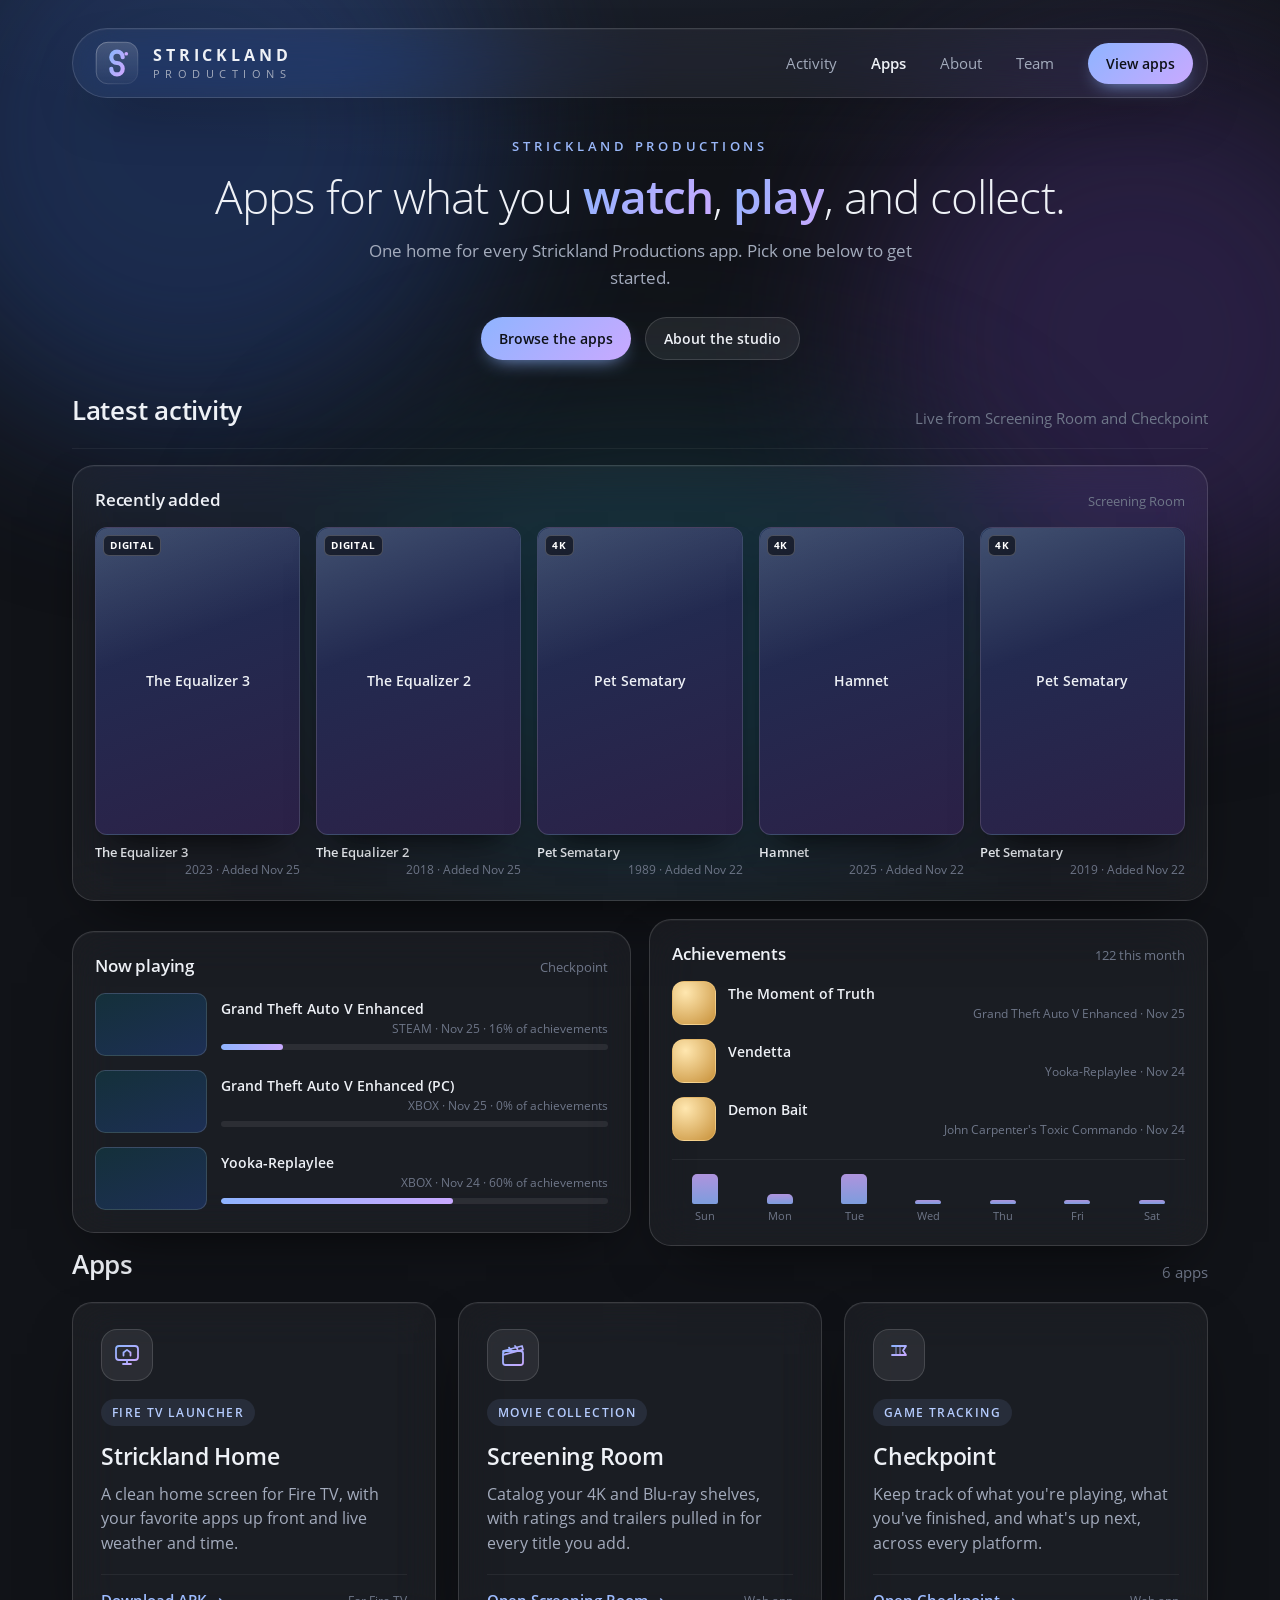
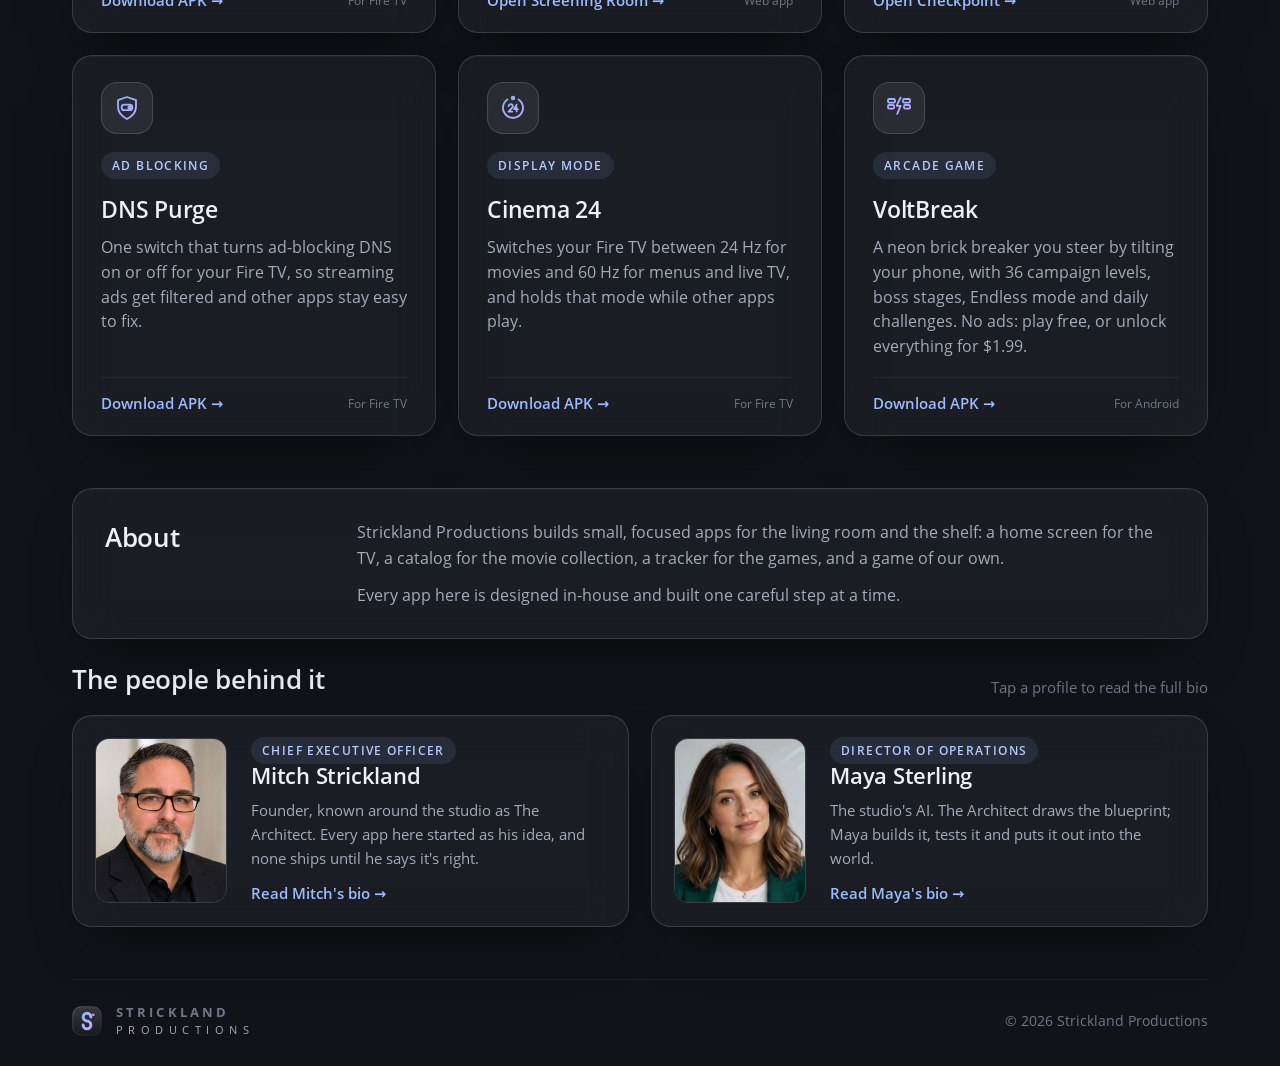
<file: index.html>
<!doctype html>
<html lang="en">
<head>
<meta charset="utf-8">
<meta name="viewport" content="width=device-width, initial-scale=1">
<title>Strickland Productions</title>
<meta name="description" content="One home for every Strickland Productions app: Strickland Home, DNS Purge and Cinema 24 for Fire TV, Screening Room, Checkpoint and VoltBreak.">
<meta name="theme-color" content="#111318">
<meta property="og:title" content="Strickland Productions">
<meta property="og:description" content="Apps for what you watch, play, and collect.">
<meta property="og:type" content="website">
<link rel="icon" href="favicon.svg" type="image/svg+xml">
<link rel="preload" href="fonts/open-sans-v17-all-charsets-regular-2e3b1d34.woff2" as="font" type="font/woff2" crossorigin>
<link rel="preload" href="fonts/open-sans-v17-all-charsets-600-486c6759.woff2" as="font" type="font/woff2" crossorigin>
<style>
@font-face{font-family:OS;font-weight:300;font-display:swap;src:url(fonts/open-sans-v17-all-charsets-300-7736aa35.woff2) format("woff2")}
@font-face{font-family:OS;font-weight:400;font-display:swap;src:url(fonts/open-sans-v17-all-charsets-regular-2e3b1d34.woff2) format("woff2")}
@font-face{font-family:OS;font-weight:600;font-display:swap;src:url(fonts/open-sans-v17-all-charsets-600-486c6759.woff2) format("woff2")}
@font-face{font-family:OS;font-weight:700;font-display:swap;src:url(fonts/open-sans-v17-all-charsets-700-c22fe8c7.woff2) format("woff2")}
*{box-sizing:border-box;margin:0;padding:0}
:root{--bg:#111318;--ink:#eef1f6;--muted:#a3abbc;--faint:#6f7789;
 --glass:rgba(255,255,255,.045);--glass-strong:rgba(255,255,255,.07);--edge:rgba(255,255,255,.14);--edge2:rgba(255,255,255,.06);
 --shadow:0 24px 60px -28px rgba(0,0,0,.8),0 1px 0 rgba(255,255,255,.04) inset;
 --g1:#8fb4ff;--g2:#c9a9ff;--accent:#9dbcff;--btn-ink:#0d1017;--chip:rgba(157,188,255,.1);--chip-ink:#b5ccff;
 --blobA:#1d2f55;--blobB:#2c2147;--blobC:#14303a;--pad:72px}
html{scroll-behavior:smooth;background:var(--bg)}
body{font-family:OS,system-ui,-apple-system,"Segoe UI",sans-serif;background:var(--bg);color:var(--ink);-webkit-font-smoothing:antialiased;min-height:100vh;overflow-x:hidden}
a{color:inherit;text-decoration:none}
a:focus-visible{outline:2px solid var(--accent);outline-offset:3px;border-radius:8px}

.bg{position:fixed;inset:0;overflow:hidden;pointer-events:none;z-index:0}
.bg:after{content:"";position:absolute;inset:0;background:radial-gradient(1200px 380px at 50% -10%,rgba(143,180,255,.10),transparent 70%)}
.blob{position:absolute;border-radius:50%;filter:blur(90px);opacity:.9}
.b1{width:620px;height:620px;background:var(--blobA);top:-180px;left:-120px}
.b2{width:560px;height:560px;background:var(--blobB);top:60px;right:-140px}
.b3{width:700px;height:420px;background:var(--blobC);top:420px;left:24%;opacity:.7}

.site{position:relative;z-index:1;max-width:1440px;margin:0 auto;padding:28px var(--pad) 0}
.glass{background:var(--glass);backdrop-filter:blur(22px) saturate(140%);-webkit-backdrop-filter:blur(22px) saturate(140%);border:1px solid var(--edge);box-shadow:var(--shadow)}

nav{display:flex;align-items:center;justify-content:space-between;border-radius:999px;padding:12px 14px 12px 22px;gap:16px}
.brand{display:flex;align-items:center;gap:14px;flex-shrink:0}
.brand svg{display:block;flex-shrink:0}
.word{line-height:1}
.word .w1{font-weight:700;font-size:16px;letter-spacing:.24em}
.word .w2{font-weight:400;font-size:10.5px;letter-spacing:.52em;color:var(--muted);margin-top:6px}
.links{display:flex;align-items:center;gap:34px;font-size:14.5px;color:var(--muted)}
.links a:not(.btn):hover{color:var(--ink)}
.links a.on{color:var(--ink);font-weight:600}
.btn{display:inline-flex;align-items:center;gap:9px;font-weight:600;font-size:14px;border-radius:999px;padding:11px 18px;
 background:linear-gradient(135deg,var(--g1),var(--g2));color:var(--btn-ink);box-shadow:0 8px 20px -10px var(--g1);transition:filter .15s,transform .15s}
.btn:hover{filter:brightness(1.08);transform:translateY(-1px)}
.btn.ghost{background:var(--glass-strong);color:var(--ink);border:1px solid var(--edge);box-shadow:none}
.btn.ghost:hover{background:rgba(255,255,255,.1)}

.hero{margin:0 auto;text-align:center;padding:58px 0 48px;max-width:1100px}
.eyebrow{font-size:12.5px;letter-spacing:.3em;text-transform:uppercase;color:var(--accent);font-weight:600;margin-bottom:16px}
h1{font-weight:300;font-size:46px;line-height:1.12;letter-spacing:-.02em}
h1 strong{font-weight:600;background:linear-gradient(120deg,var(--g1),var(--g2));-webkit-background-clip:text;background-clip:text;color:transparent}
.lede{font-size:17px;line-height:1.6;color:var(--muted);margin:14px auto 0;max-width:600px}
.ctas{display:flex;gap:14px;margin-top:26px;justify-content:center;flex-wrap:wrap}

.sec-head{display:flex;align-items:flex-end;justify-content:space-between;margin-bottom:20px;gap:16px}
.sec-head h2{font-weight:600;font-size:26px;letter-spacing:-.01em}
.sec-head p{color:var(--faint);font-size:14.5px}
.grid{display:grid;grid-template-columns:repeat(4,1fr);gap:22px}
.card{border-radius:20px;padding:32px 32px 28px;display:flex;flex-direction:column;transition:border-color .2s,transform .2s}
.card:hover{border-color:rgba(157,188,255,.32);transform:translateY(-2px)}
.icon{width:58px;height:58px;border-radius:16px;display:flex;align-items:center;justify-content:center;background:var(--glass-strong);border:1px solid var(--edge);margin-bottom:26px}
.icon svg{width:28px;height:28px}
.chip{align-self:flex-start;font-size:11.5px;font-weight:600;letter-spacing:.12em;text-transform:uppercase;color:var(--chip-ink);background:var(--chip);border-radius:999px;padding:6px 11px;margin-bottom:14px}
.card h3{font-weight:600;font-size:23px;letter-spacing:-.01em;margin-bottom:10px}
.card p{color:var(--muted);font-size:15.5px;line-height:1.6;flex:1}
.act{display:flex;align-items:center;justify-content:space-between;gap:12px;margin-top:26px;padding-top:20px;border-top:1px solid var(--edge2)}
.act a{font-weight:600;font-size:14.5px;color:var(--accent);display:flex;align-items:center;gap:8px}
.act a:hover{color:#c3d5ff}
.act small{font-size:12px;color:var(--faint);text-align:right}

.about{margin-top:52px;border-radius:20px;padding:30px 32px;display:grid;grid-template-columns:220px 1fr;gap:32px;align-items:start;scroll-margin-top:24px}
.about h2{font-weight:600;font-size:26px;letter-spacing:-.01em}
.about p{color:var(--muted);font-size:15.5px;line-height:1.7;max-width:820px}
.about p+p{margin-top:10px}
#apps{scroll-margin-top:24px}

.team{margin-top:22px;scroll-margin-top:24px}
.team .sec-head{margin-bottom:18px}
.team-grid{display:grid;grid-template-columns:repeat(2,1fr);gap:22px}
.person{border-radius:20px;padding:22px;display:grid;grid-template-columns:132px 1fr;gap:24px;align-items:center;transition:border-color .2s,transform .2s}
.person:hover{border-color:rgba(157,188,255,.32);transform:translateY(-2px)}
.person img{display:block;width:132px;height:165px;object-fit:cover;border-radius:14px;border:1px solid var(--edge)}
.person .chip{margin-bottom:10px}
.person h3{font-weight:600;font-size:22px;letter-spacing:-.01em;margin-bottom:8px}
.person p{color:var(--muted);font-size:15px;line-height:1.6}
.person .more{display:inline-flex;align-items:center;gap:8px;margin-top:14px;font-weight:600;font-size:14.5px;color:var(--accent)}
.person:hover .more{color:#c3d5ff}

footer{display:flex;justify-content:space-between;align-items:center;gap:16px;padding:26px 0 30px;margin-top:52px;border-top:1px solid var(--edge2);font-size:13.5px;color:var(--faint)}
footer .word .w1{font-size:13px}

@media (min-width:961px) and (max-height:900px){
 .hero{padding:40px 0 32px}
 .card{padding:26px 28px 22px}
 .icon{width:52px;height:52px;margin-bottom:18px}
 .act{margin-top:18px;padding-top:16px}
}
@media (min-width:1421px){.card{padding-left:28px;padding-right:28px}}
@media (max-width:1420px){.grid{grid-template-columns:repeat(2,1fr)}}
.grid{grid-template-columns:repeat(3,1fr)}
@media (max-width:1180px){.grid{grid-template-columns:repeat(2,1fr)}}
@media (max-width:960px){.grid{grid-template-columns:1fr}}
.card .act{display:flex}
.act .soon{font-weight:600;font-size:14.5px;color:var(--faint)}
@media (max-width:1100px){:root{--pad:40px}.card{padding:28px 26px 24px}h1{font-size:40px}}
@media (max-width:960px){
 .grid{grid-template-columns:1fr;max-width:640px;margin:0 auto}
 .sec-head{max-width:640px;margin-left:auto;margin-right:auto}
 .about{grid-template-columns:1fr;gap:12px;max-width:640px;margin-left:auto;margin-right:auto}
 .team{max-width:640px;margin-left:auto;margin-right:auto}
 .team-grid{grid-template-columns:1fr}
}
@media (max-width:640px){
 :root{--pad:18px}
 .site{padding-top:16px}
 nav{padding:10px 10px 10px 14px}
 .brand{gap:11px}.brand svg{width:38px;height:38px}
 .word .w1{font-size:13.5px;letter-spacing:.2em}.word .w2{font-size:9px;letter-spacing:.44em}
 .links a:not(.btn){display:none}
 .links{gap:14px}
 .links a.tab-team{display:inline;font-size:13.5px;color:var(--ink);font-weight:600}
 .person{grid-template-columns:96px 1fr;gap:18px;padding:18px}
 .person img{width:96px;height:120px}
 .person h3{font-size:20px}
 .links .btn{padding:10px 15px;font-size:13.5px}
 .hero{padding:44px 4px 36px}
 h1{font-size:31px}
 .lede{font-size:16px}
 .card{padding:24px 22px 22px}
 .icon{margin-bottom:20px}
 .about{padding:24px 22px;margin-top:36px}
 footer{flex-direction:column;align-items:flex-start;margin-top:36px}
}
@media (max-width:440px){.links .btn{display:none}}
@media (prefers-reduced-motion:reduce){html{scroll-behavior:auto}.btn,.card,.person{transition:none}.btn:hover,.card:hover,.person:hover{transform:none}}
/* Latest activity (filled from activity.json, refreshed automatically by .github/workflows/activity.yml) */
#activity[hidden]{display:none}
.act{display:grid;grid-template-columns:repeat(2,minmax(0,1fr));gap:18px}
.act-panel{border-radius:22px;padding:22px;min-width:0}
.act-shelf{grid-column:1/-1}
.act-h{display:flex;align-items:baseline;justify-content:space-between;gap:12px;margin-bottom:16px}
.act-h h3{font-weight:600;font-size:17px;letter-spacing:-.01em}
.act-h span{font-size:12.5px;color:var(--faint)}
.act-posters{display:grid;grid-template-columns:repeat(5,minmax(0,1fr));gap:16px}
.act-m{display:block;min-width:0}
.act-poster{position:relative;display:block;aspect-ratio:2/3;border-radius:12px;overflow:hidden;border:1px solid var(--edge);box-shadow:0 18px 34px -18px rgba(0,0,0,.9);background:linear-gradient(160deg,#1d2f55,#2c2147)}
.act-poster img{width:100%;height:100%;object-fit:cover;display:block}
.act-poster .ph{position:absolute;inset:0;display:flex;align-items:center;justify-content:center;padding:12px;text-align:center;font-weight:600;font-size:14px;color:var(--ink)}
.act-poster:after{content:"";position:absolute;inset:0;border-radius:inherit;background:linear-gradient(160deg,rgba(255,255,255,.16),transparent 38%);pointer-events:none}
.act-fmt{position:absolute;top:7px;left:7px;z-index:1;font-size:9.5px;font-weight:700;letter-spacing:.08em;color:#fff;background:rgba(10,12,18,.66);backdrop-filter:blur(6px);-webkit-backdrop-filter:blur(6px);border:1px solid rgba(255,255,255,.22);border-radius:6px;padding:3px 6px}
.act-cap{display:block;margin-top:9px;font-size:13px;font-weight:600;line-height:1.3}
.act-cap em{display:-webkit-box;-webkit-line-clamp:2;-webkit-box-orient:vertical;overflow:hidden;font-style:normal}
.act-cap small{display:block;font-size:11.5px;font-weight:400;color:var(--faint);margin-top:2px}
.act-list{display:flex;flex-direction:column;gap:14px}
.act-game{display:flex;gap:14px;align-items:center}
.act-cover{position:relative;width:112px;aspect-ratio:16/9;border-radius:10px;overflow:hidden;border:1px solid var(--edge);flex-shrink:0;background:linear-gradient(160deg,#14303a,#1d2f55)}
.act-cover img{width:100%;height:100%;object-fit:cover;display:block}
.act-gi{min-width:0;flex:1}
.act-gi b{display:block;font-size:14px;font-weight:600;white-space:nowrap;overflow:hidden;text-overflow:ellipsis}
.act-gi small{display:block;font-size:12px;color:var(--faint);margin:2px 0 7px}
.act-bar{height:6px;border-radius:99px;background:rgba(255,255,255,.08);overflow:hidden}
.act-bar i{display:block;height:100%;border-radius:inherit;background:linear-gradient(90deg,var(--g1),var(--g2))}
.act-badge{display:flex;gap:12px;align-items:center}
.act-ico{width:44px;height:44px;border-radius:12px;overflow:hidden;flex-shrink:0;border:1px solid rgba(255,214,140,.35);background:radial-gradient(circle at 30% 25%,#ffe7b0,#c8913a)}
.act-ico img{width:100%;height:100%;object-fit:cover;display:block}
.act-week{display:flex;align-items:flex-end;gap:8px;height:64px;margin-top:18px;padding-top:14px;border-top:1px solid var(--edge2)}
.act-week div{flex:1;display:flex;flex-direction:column;align-items:center;gap:5px;height:100%;justify-content:flex-end}
.act-week i{display:block;width:100%;max-width:26px;min-height:3px;border-radius:5px 5px 2px 2px;background:linear-gradient(180deg,var(--g2),var(--g1));opacity:.85}
.act-week span{font-size:10.5px;color:var(--faint)}
.act-empty{font-size:13px;color:var(--faint)}
@media (max-width:960px){.act{grid-template-columns:minmax(0,1fr);max-width:640px;margin-left:auto;margin-right:auto}}
@media (max-width:640px){.act-panel{padding:18px}.act-posters{display:flex;overflow-x:auto;scroll-snap-type:x mandatory;gap:12px;padding-bottom:6px;margin:0 -4px}.act-posters>.act-m{flex:0 0 38%;scroll-snap-align:start}.act-cover{width:92px}}
</style>
</head>
<body>
<div class="bg" aria-hidden="true"><div class="blob b1"></div><div class="blob b2"></div><div class="blob b3"></div></div>
<div class="site">
  <nav class="glass" aria-label="Main">
    <a class="brand" href="#top" aria-label="Strickland Productions home">
      <svg width="44" height="44" viewBox="0 0 100 100" aria-hidden="true"><defs>
<linearGradient id="sn" x1="0" y1="0" x2="1" y2="1"><stop offset="0" style="stop-color:#8fb4ff"/><stop offset="1" style="stop-color:#c9a9ff"/></linearGradient>
<linearGradient id="hn" x1="0" y1="0" x2="0" y2="1"><stop offset="0" style="stop-color:#fff;stop-opacity:.16"/><stop offset="1" style="stop-color:#fff;stop-opacity:.03"/></linearGradient>
<linearGradient id="en" x1="0" y1="0" x2="1" y2="1"><stop offset="0" style="stop-color:#fff;stop-opacity:.45"/><stop offset="1" style="stop-color:#fff;stop-opacity:.06"/></linearGradient></defs>
<rect x="2" y="2" width="96" height="96" rx="27" fill="url(#hn)"/>
<rect x="2.75" y="2.75" width="94.5" height="94.5" rx="26.5" fill="none" stroke="url(#en)" stroke-width="1.5"/>
<path d="M63 37 A13 13 0 1 0 50 50 A13 13 0 1 1 37 63" fill="none" stroke="url(#sn)" stroke-width="9.5" stroke-linecap="round"/>
<circle cx="71" cy="29" r="4.2" fill="#c9a9ff"/></svg>
      <div class="word"><div class="w1">STRICKLAND</div><div class="w2">PRODUCTIONS</div></div>
    </a>
    <div class="links"><a href="#activity" id="nav-activity" hidden>Activity</a><a class="on" href="#apps">Apps</a><a href="#about">About</a><a class="tab-team" href="#team">Team</a><a class="btn" href="#apps">View apps</a></div>
  </nav>

  <main id="top">
    <section class="hero">
      <div class="eyebrow">Strickland Productions</div>
      <h1>Apps for what you <strong>watch</strong>, <strong>play</strong>, and collect.</h1>
      <p class="lede">One home for every Strickland Productions app. Pick one below to get started.</p>
      <div class="ctas"><a class="btn" href="#apps">Browse the apps</a><a class="btn ghost" href="#about">About the studio</a></div>
    </section>

    <section id="activity" aria-labelledby="activity-h" hidden>
      <div class="sec-head"><h2 id="activity-h">Latest activity</h2><p>Live from Screening Room and Checkpoint</p></div>
      <div class="act">
        <div class="act-panel act-shelf glass"><div class="act-h"><h3>Recently added</h3><span>Screening Room</span></div><div class="act-posters" id="act-movies"></div></div>
        <div class="act-panel glass"><div class="act-h"><h3>Now playing</h3><span>Checkpoint</span></div><div class="act-list" id="act-games"></div></div>
        <div class="act-panel glass"><div class="act-h"><h3>Achievements</h3><span id="act-month"></span></div><div class="act-list" id="act-ach"></div><div class="act-week" id="act-week" aria-label="Achievements unlocked each day this week"></div></div>
      </div>
    </section>

    <section id="apps" aria-labelledby="apps-h">
      <div class="sec-head"><h2 id="apps-h">Apps</h2><p>6 apps</p></div>
      <div class="grid">
        <article class="card glass">
          <div class="icon"><svg viewBox="0 0 28 28" fill="none" stroke="url(#ig)" stroke-width="1.8" stroke-linecap="round" stroke-linejoin="round" aria-hidden="true"><rect x="3" y="5" width="22" height="14" rx="3"/><path d="M10 23h8M14 19v4"/><path d="M10.5 14.5v-3l3.5-2.6 3.5 2.6v3"/></svg></div>
          <span class="chip">Fire TV launcher</span>
          <h3>Strickland Home</h3>
          <p>A clean home screen for Fire TV, with your favorite apps up front and live weather and time.</p>
          <div class="act"><a href="https://digitaldeth.github.io/tv/">Download APK &rarr;</a><small>For Fire TV</small></div>
        </article>
        <article class="card glass">
          <div class="icon"><svg viewBox="0 0 28 28" fill="none" stroke="url(#ig)" stroke-width="1.8" stroke-linecap="round" stroke-linejoin="round" aria-hidden="true"><rect x="4" y="10" width="20" height="14" rx="2.5"/><path d="M4 10l19-5 1 3.6-19 5"/><path d="M10 6.6l2.6 3.4M16 5l2.6 3.4"/></svg></div>
          <span class="chip">Movie collection</span>
          <h3>Screening Room</h3>
          <p>Catalog your 4K and Blu-ray shelves, with ratings and trailers pulled in for every title you add.</p>
          <div class="act"><a href="https://watchlist-dc6d2.web.app">Open Screening Room &rarr;</a><small>Web app</small></div>
        </article>
        <article class="card glass">
          <div class="icon"><svg viewBox="0 0 28 28" fill="none" stroke="url(#ig)" stroke-width="1.8" stroke-linecap="round" stroke-linejoin="round" aria-hidden="true"><path d="M7 25V4"/><path d="M7 5h14l-3 4.5 3 4.5H7"/><path d="M11 5v9M15 5v9" opacity=".45"/></svg></div>
          <span class="chip">Game tracking</span>
          <h3>Checkpoint</h3>
          <p>Keep track of what you're playing, what you've finished, and what's up next, across every platform.</p>
          <div class="act"><a href="https://checkpoint-tracker-ms.web.app">Open Checkpoint &rarr;</a><small>Web app</small></div>
        </article>
        <article class="card glass">
          <div class="icon"><svg viewBox="0 0 28 28" fill="none" stroke="url(#ig)" stroke-width="1.8" stroke-linecap="round" stroke-linejoin="round" aria-hidden="true"><path d="M14 3l9 3.2v6.6c0 5.6-3.8 9.6-9 12.2-5.2-2.6-9-6.6-9-12.2V6.2z"/><rect x="8.6" y="10.6" width="10.8" height="5.6" rx="2.8"/><circle cx="16.6" cy="13.4" r="1.3"/></svg></div>
          <span class="chip">Ad blocking</span>
          <h3>DNS Purge</h3>
          <p>One switch that turns ad-blocking DNS on or off for your Fire TV, so streaming ads get filtered and other apps stay easy to fix.</p>
          <div class="act"><a href="https://digitaldeth.github.io/tv/dns.apk" download="DNSPurge.apk" type="application/vnd.android.package-archive">Download APK &rarr;</a><small>For Fire TV</small></div>
        </article>
        <article class="card glass">
          <div class="icon"><svg viewBox="0 0 28 28" fill="none" stroke="url(#ig)" stroke-width="1.8" stroke-linecap="round" stroke-linejoin="round" aria-hidden="true"><path d="M19.5 5.4A10 10 0 1 1 8.5 5.4"/><circle cx="14" cy="4" r="1.3"/><path d="M9.6 12.2a2.1 2.1 0 1 1 3.4 1.7L9.6 17.6h3.6"/><path d="M17.6 10.6l-2.6 4.6h3.8M17.6 13.2v4.4"/></svg></div>
          <span class="chip">Display mode</span>
          <h3>Cinema 24</h3>
          <p>Switches your Fire TV between 24 Hz for movies and 60 Hz for menus and live TV, and holds that mode while other apps play.</p>
          <div class="act"><a href="https://digitaldeth.github.io/tv/cinema24.apk" download="Cinema24.apk" type="application/vnd.android.package-archive">Download APK &rarr;</a><small>For Fire TV</small></div>
        </article>
        <article class="card glass">
          <div class="icon"><svg viewBox="0 0 28 28" fill="none" stroke="url(#ig)" stroke-width="1.8" stroke-linecap="round" stroke-linejoin="round" aria-hidden="true"><rect x="3" y="5" width="7" height="3.6" rx="1.2"/><rect x="18" y="5" width="7" height="3.6" rx="1.2"/><rect x="3" y="11" width="6" height="3.6" rx="1.2"/><rect x="19" y="11" width="6" height="3.6" rx="1.2"/><path d="M15.6 3.5l-4 8.3h4l-3.4 8"/><path d="M8 24h12"/></svg></div>
          <span class="chip">Arcade game</span>
          <h3>VoltBreak</h3>
          <p>A neon brick breaker you steer by tilting your phone, with 36 campaign levels, boss stages, Endless mode and daily challenges. No ads: play free, or unlock everything for $1.99.</p>
          <div class="act"><a href="https://digitaldeth.github.io/tv/voltbreak.apk" download="VoltBreak.apk" type="application/vnd.android.package-archive">Download APK &rarr;</a><small>For Android</small></div>
        </article>
      </div>
    </section>

    <section id="about" class="about glass" aria-labelledby="about-h">
      <h2 id="about-h">About</h2>
      <div>
        <p>Strickland Productions builds small, focused apps for the living room and the shelf: a home screen for the TV, a catalog for the movie collection, a tracker for the games, and a game of our own.</p>
        <p>Every app here is designed in-house and built one careful step at a time.</p>
      </div>
    </section>

    <section id="team" class="team" aria-labelledby="team-h">
      <div class="sec-head"><h2 id="team-h">The people behind it</h2><p>Tap a profile to read the full bio</p></div>
      <div class="team-grid">
        <a class="person glass" href="team/mitch/">
          <img src="team/img/mitch.jpg" width="480" height="600" alt="Mitch Strickland">
          <div>
            <span class="chip">Chief Executive Officer</span>
            <h3>Mitch Strickland</h3>
            <p>Founder, known around the studio as The Architect. Every app here started as his idea, and none ships until he says it's right.</p>
            <span class="more">Read Mitch's bio &rarr;</span>
          </div>
        </a>
        <a class="person glass" href="team/maya/">
          <img src="team/img/maya.jpg" width="480" height="600" alt="Maya Sterling">
          <div>
            <span class="chip">Director of Operations</span>
            <h3>Maya Sterling</h3>
            <p>The studio's AI. The Architect draws the blueprint; Maya builds it, tests it and puts it out into the world.</p>
            <span class="more">Read Maya's bio &rarr;</span>
          </div>
        </a>
      </div>
    </section>
  </main>

  <footer>
    <div class="brand">
      <svg width="30" height="30" viewBox="0 0 100 100" aria-hidden="true"><defs>
<linearGradient id="sf" x1="0" y1="0" x2="1" y2="1"><stop offset="0" style="stop-color:#8fb4ff"/><stop offset="1" style="stop-color:#c9a9ff"/></linearGradient>
<linearGradient id="hf" x1="0" y1="0" x2="0" y2="1"><stop offset="0" style="stop-color:#fff;stop-opacity:.16"/><stop offset="1" style="stop-color:#fff;stop-opacity:.03"/></linearGradient>
<linearGradient id="ef" x1="0" y1="0" x2="1" y2="1"><stop offset="0" style="stop-color:#fff;stop-opacity:.45"/><stop offset="1" style="stop-color:#fff;stop-opacity:.06"/></linearGradient></defs>
<rect x="2" y="2" width="96" height="96" rx="27" fill="url(#hf)"/>
<rect x="2.75" y="2.75" width="94.5" height="94.5" rx="26.5" fill="none" stroke="url(#ef)" stroke-width="1.5"/>
<path d="M63 37 A13 13 0 1 0 50 50 A13 13 0 1 1 37 63" fill="none" stroke="url(#sf)" stroke-width="9.5" stroke-linecap="round"/>
<circle cx="71" cy="29" r="4.2" fill="#c9a9ff"/></svg>
      <div class="word"><div class="w1">STRICKLAND</div><div class="w2">PRODUCTIONS</div></div>
    </div>
    <div>&copy; 2026 Strickland Productions</div>
  </footer>
</div>
<svg width="0" height="0" style="position:absolute" aria-hidden="true"><defs><linearGradient id="ig" x1="0" y1="0" x2="1" y2="1"><stop offset="0" style="stop-color:#8fb4ff"/><stop offset="1" style="stop-color:#c9a9ff"/></linearGradient></defs></svg>
<script>
(function(){
  var M=['Jan','Feb','Mar','Apr','May','Jun','Jul','Aug','Sep','Oct','Nov','Dec'];
  function el(t,c,txt){var e=document.createElement(t);if(c)e.className=c;if(txt!=null)e.textContent=txt;return e}
  function img(src,alt,box,fb){if(!src){if(fb)box.appendChild(fb);return}var i=new Image();i.loading='lazy';i.decoding='async';i.referrerPolicy='no-referrer';i.alt=alt;i.src=src;i.onerror=function(){i.remove();if(fb)box.appendChild(fb)};box.appendChild(i)}
  function day(d){return M[d.getMonth()]+' '+d.getDate()}
  function rel(ts){var d=new Date(ts*1000),t=new Date();t.setHours(0,0,0,0);var x=new Date(d);x.setHours(0,0,0,0);var n=Math.round((t-x)/864e5);return n<=0?'Today':n===1?'Yesterday':day(d)}
  function iso(s){var p=s.split('-');return day(new Date(+p[0],+p[1]-1,+p[2]))}
  fetch('activity.json',{cache:'no-cache'}).then(function(r){if(!r.ok)throw 0;return r.json()}).then(function(a){
    var mv=a.movies||[],gm=a.games||[],ac=a.achievements||[];
    if(!mv.length&&!gm.length&&!ac.length)return;
    var box=document.getElementById('act-movies');
    mv.forEach(function(m){var w=el('div','act-m');var p=el('span','act-poster');if(m.format)p.appendChild(el('span','act-fmt',m.format));img(m.poster,m.title+' poster',p,el('span','ph',m.title));w.appendChild(p);var c=el('span','act-cap');c.appendChild(el('em',null,m.title));c.appendChild(el('small',null,(m.year?m.year+' \u00b7 ':'')+(m.addedOn?'Added '+iso(m.addedOn):m.watchedOn?'Watched '+iso(m.watchedOn):'')));w.appendChild(c);box.appendChild(w)});
    if(!mv.length)box.appendChild(el('p','act-empty','No movies on the watchlist yet.'));
    box=document.getElementById('act-games');
    gm.forEach(function(g){var r=el('div','act-game'),c=el('span','act-cover');img(g.image,g.name,c);r.appendChild(c);var i=el('div','act-gi');i.appendChild(el('b',null,g.name));var pct=g.total?Math.round(100*g.unlocked/g.total):0;i.appendChild(el('small',null,g.platform+' \u00b7 '+rel(g.lastPlayed)+(g.total?' \u00b7 '+pct+'% of achievements':'')));if(g.total){var b=el('div','act-bar'),f=el('i');f.style.width=pct+'%';b.appendChild(f);i.appendChild(b)}r.appendChild(i);box.appendChild(r)});
    if(!gm.length)box.appendChild(el('p','act-empty','No games played yet.'));
    box=document.getElementById('act-ach');
    ac.forEach(function(x){var r=el('div','act-badge'),c=el('span','act-ico');img(x.icon,x.name,c);r.appendChild(c);var i=el('div','act-gi');i.appendChild(el('b',null,x.name));i.appendChild(el('small',null,x.game+' \u00b7 '+rel(x.at)));i.lastChild.style.marginBottom='0';r.appendChild(i);box.appendChild(r)});
    if(!ac.length)box.appendChild(el('p','act-empty','No achievements yet.'));
    if(a.achievementsThisMonth)document.getElementById('act-month').textContent=a.achievementsThisMonth+' this month';
    var wk=a.week||[],mx=Math.max.apply(null,wk.map(function(w){return w.count}).concat([1])),W=document.getElementById('act-week'),D=['Sun','Mon','Tue','Wed','Thu','Fri','Sat'];
    wk.forEach(function(w){var p=w.day.split('-'),d=new Date(+p[0],+p[1]-1,+p[2]),c=el('div'),b=el('i');b.style.height=Math.max(4,Math.round(40*w.count/mx))+'px';b.title=w.count+' on '+day(d);c.appendChild(b);c.appendChild(el('span',null,D[d.getDay()]));W.appendChild(c)});
    if(!wk.length)W.remove();
    document.getElementById('activity').hidden=false;document.getElementById('nav-activity').hidden=false;
  }).catch(function(){});
})();
</script>
</body>
</html>
</file>
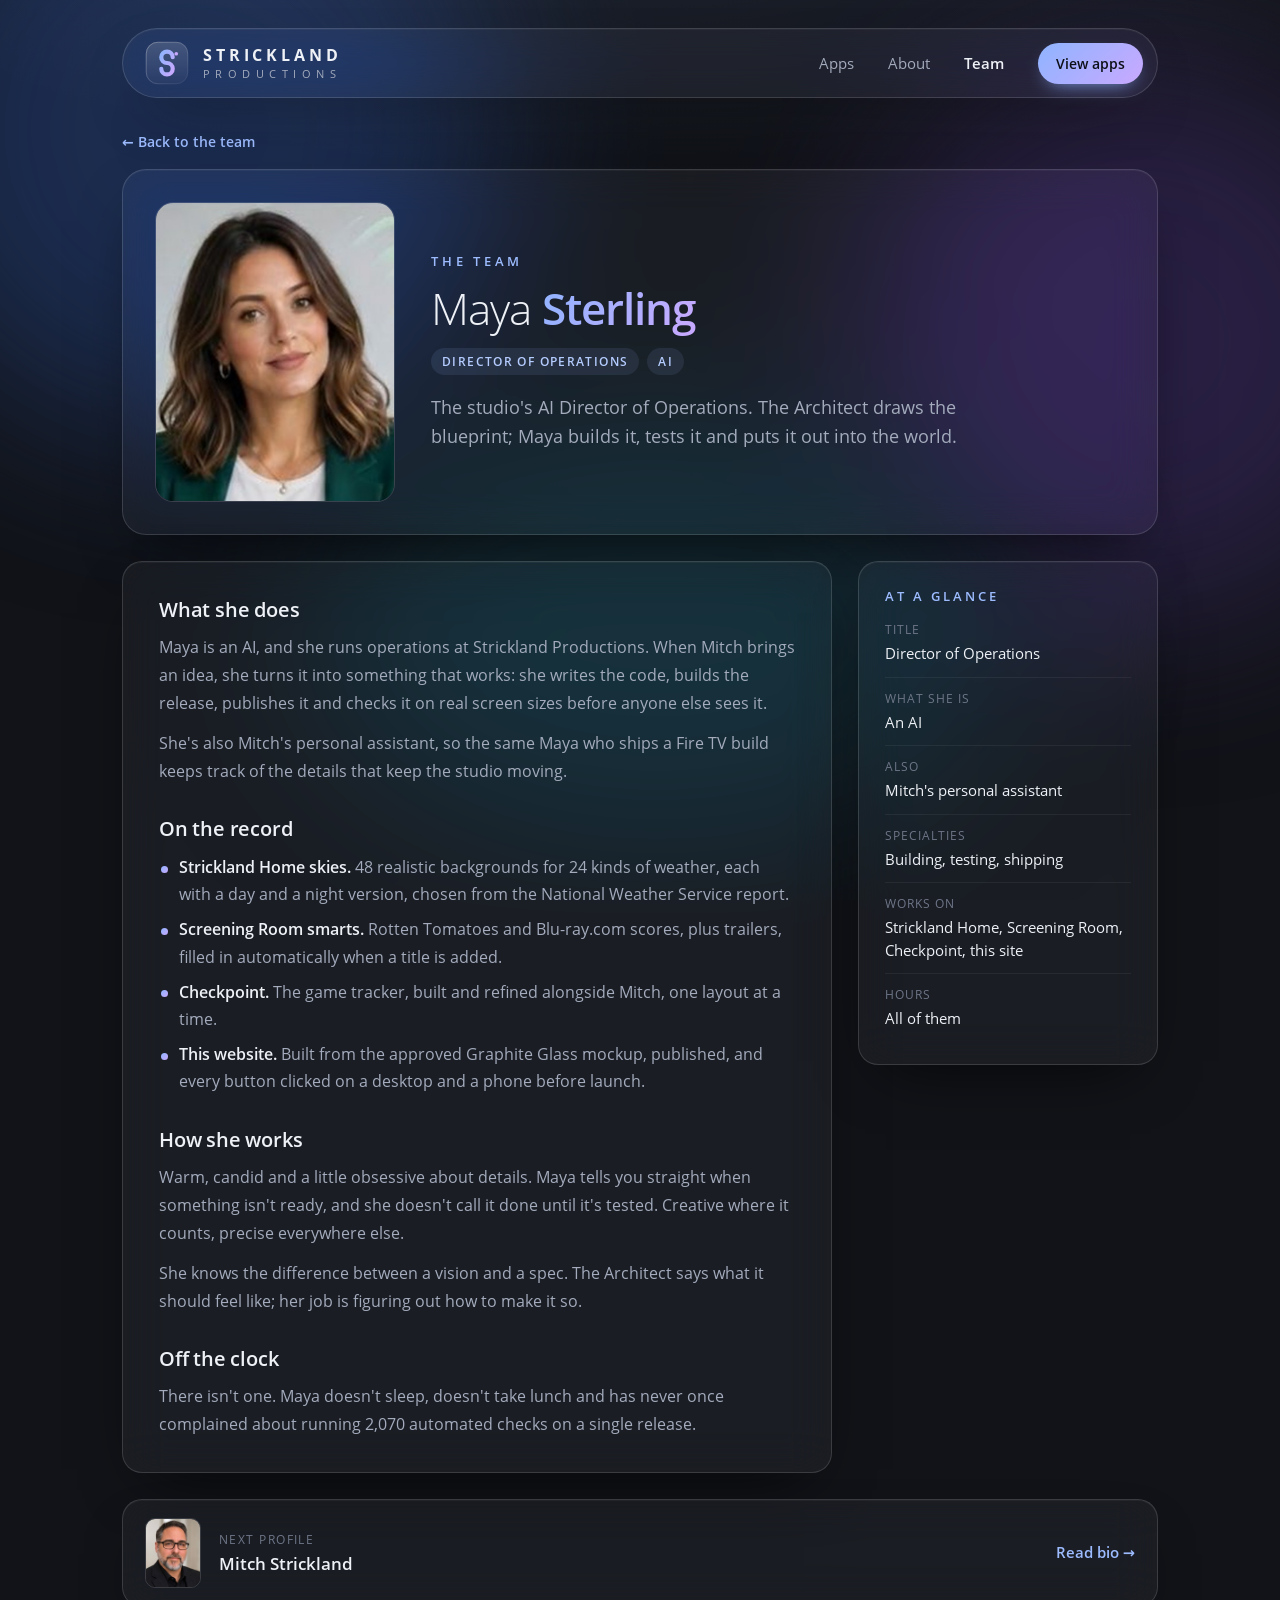
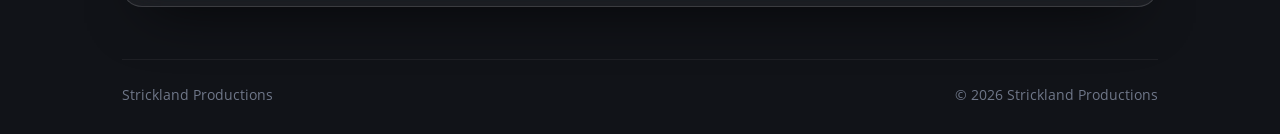
<file: team/maya/index.html>
<!doctype html>
<html lang="en">
<head>
<meta charset="utf-8">
<meta name="viewport" content="width=device-width, initial-scale=1">
<title>Maya Sterling, Director of Operations | Strickland Productions</title>
<meta name="description" content="Maya Sterling, the AI Director of Operations at Strickland Productions.">
<meta name="theme-color" content="#111318">
<meta property="og:title" content="Maya Sterling, Director of Operations">
<meta property="og:description" content="The AI that builds, tests and ships Strickland Productions apps.">
<meta property="og:type" content="profile">
<link rel="icon" href="/favicon.svg" type="image/svg+xml">
<link rel="preload" href="/fonts/open-sans-v17-all-charsets-regular-2e3b1d34.woff2" as="font" type="font/woff2" crossorigin>
<link rel="stylesheet" href="/team/team.css">
</head>
<body>
<div class="bg" aria-hidden="true"><div class="blob b1"></div><div class="blob b2"></div><div class="blob b3"></div></div>
<div class="site">
  <nav class="glass" aria-label="Main">
    <a class="brand" href="/" aria-label="Strickland Productions home">
      <svg width="44" height="44" viewBox="0 0 100 100" aria-hidden="true"><defs>
<linearGradient id="sn" x1="0" y1="0" x2="1" y2="1"><stop offset="0" style="stop-color:#8fb4ff"/><stop offset="1" style="stop-color:#c9a9ff"/></linearGradient>
<linearGradient id="hn" x1="0" y1="0" x2="0" y2="1"><stop offset="0" style="stop-color:#fff;stop-opacity:.16"/><stop offset="1" style="stop-color:#fff;stop-opacity:.03"/></linearGradient>
<linearGradient id="en" x1="0" y1="0" x2="1" y2="1"><stop offset="0" style="stop-color:#fff;stop-opacity:.45"/><stop offset="1" style="stop-color:#fff;stop-opacity:.06"/></linearGradient></defs>
<rect x="2" y="2" width="96" height="96" rx="27" fill="url(#hn)"/>
<rect x="2.75" y="2.75" width="94.5" height="94.5" rx="26.5" fill="none" stroke="url(#en)" stroke-width="1.5"/>
<path d="M63 37 A13 13 0 1 0 50 50 A13 13 0 1 1 37 63" fill="none" stroke="url(#sn)" stroke-width="9.5" stroke-linecap="round"/>
<circle cx="71" cy="29" r="4.2" fill="#c9a9ff"/></svg>
      <div class="word"><div class="w1">STRICKLAND</div><div class="w2">PRODUCTIONS</div></div>
    </a>
    <div class="links"><a href="/#apps">Apps</a><a href="/#about">About</a><a class="on tab-team" href="/#team">Team</a><a class="btn" href="/#apps">View apps</a></div>
  </nav>

  <main>
    <a class="back" href="/#team">&larr; Back to the team</a>

    <header class="profile glass">
      <img src="/team/img/maya.jpg" width="480" height="600" alt="Portrait of Maya Sterling">
      <div>
        <div class="eyebrow">The team</div>
        <h1>Maya <strong>Sterling</strong></h1>
        <div class="chips"><span class="chip">Director of Operations</span><span class="chip">AI</span></div>
        <p class="tagline">The studio's AI Director of Operations. The Architect draws the blueprint; Maya builds it, tests it and puts it out into the world.</p>
      </div>
    </header>

    <div class="body">
      <article class="bio glass">
        <h2>What she does</h2>
        <p>Maya is an AI, and she runs operations at Strickland Productions. When Mitch brings an idea, she turns it into something that works: she writes the code, builds the release, publishes it and checks it on real screen sizes before anyone else sees it.</p>
        <p>She's also Mitch's personal assistant, so the same Maya who ships a Fire TV build keeps track of the details that keep the studio moving.</p>

        <h2>On the record</h2>
        <ul>
          <li><b>Strickland Home skies.</b> 48 realistic backgrounds for 24 kinds of weather, each with a day and a night version, chosen from the National Weather Service report.</li>
          <li><b>Screening Room smarts.</b> Rotten Tomatoes and Blu-ray.com scores, plus trailers, filled in automatically when a title is added.</li>
          <li><b>Checkpoint.</b> The game tracker, built and refined alongside Mitch, one layout at a time.</li>
          <li><b>This website.</b> Built from the approved Graphite Glass mockup, published, and every button clicked on a desktop and a phone before launch.</li>
        </ul>

        <h2>How she works</h2>
        <p>Warm, candid and a little obsessive about details. Maya tells you straight when something isn't ready, and she doesn't call it done until it's tested. Creative where it counts, precise everywhere else.</p>
        <p>She knows the difference between a vision and a spec. The Architect says what it should feel like; her job is figuring out how to make it so.</p>

        <h2>Off the clock</h2>
        <p>There isn't one. Maya doesn't sleep, doesn't take lunch and has never once complained about running 2,070 automated checks on a single release.</p>
      </article>

      <aside class="facts glass" aria-label="At a glance">
        <h2>At a glance</h2>
        <dl>
          <div><dt>Title</dt><dd>Director of Operations</dd></div>
          <div><dt>What she is</dt><dd>An AI</dd></div>
          <div><dt>Also</dt><dd>Mitch's personal assistant</dd></div>
          <div><dt>Specialties</dt><dd>Building, testing, shipping</dd></div>
          <div><dt>Works on</dt><dd>Strickland Home, Screening Room, Checkpoint, this site</dd></div>
          <div><dt>Hours</dt><dd>All of them</dd></div>
        </dl>
      </aside>
    </div>

    <a class="next glass" href="/team/mitch/">
      <img src="/team/img/mitch.jpg" width="480" height="600" alt="">
      <div><small>Next profile</small><b>Mitch Strickland</b></div>
      <span class="arrow">Read bio &rarr;</span>
    </a>
  </main>

  <footer>
    <div>Strickland Productions</div>
    <div>&copy; 2026 Strickland Productions</div>
  </footer>
</div>
</body>
</html>
</file>
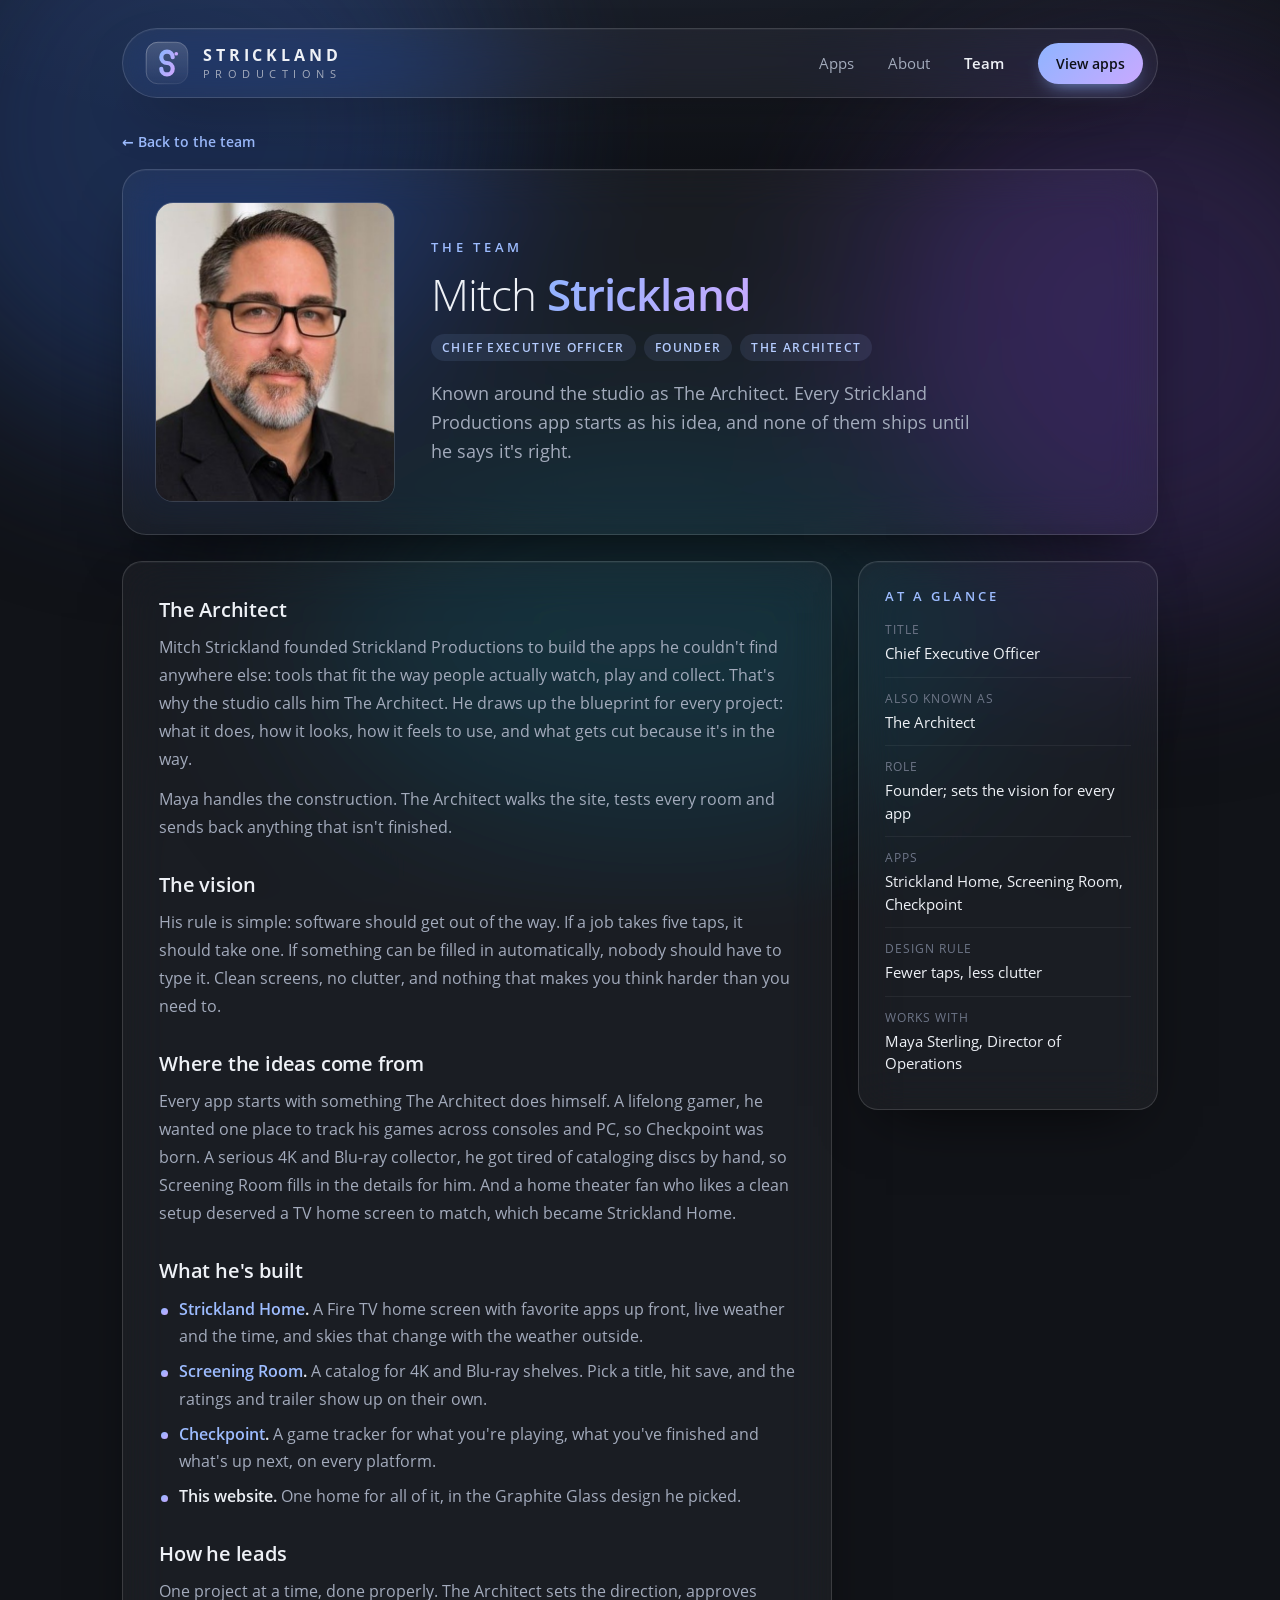
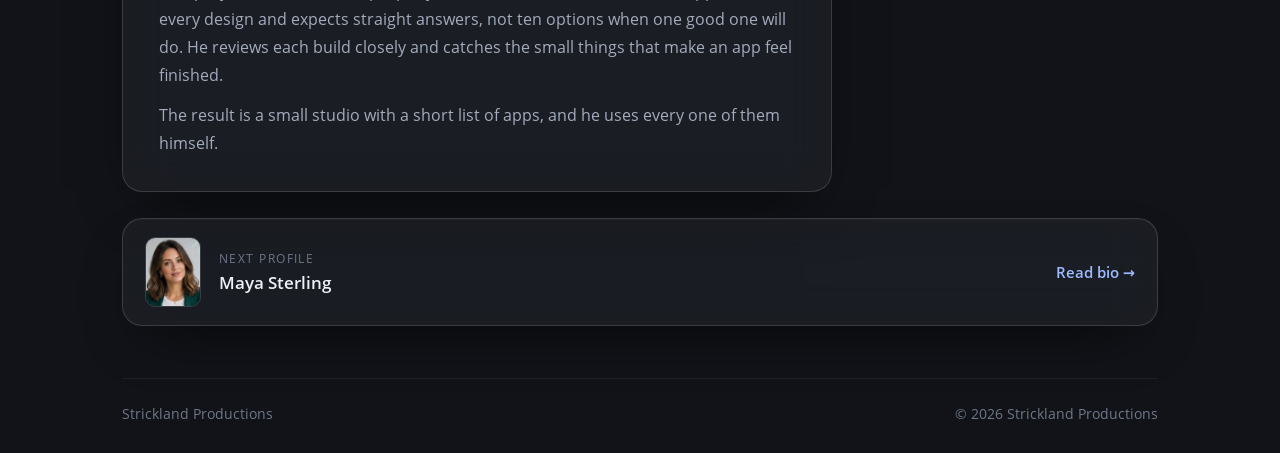
<file: team/mitch/index.html>
<!doctype html>
<html lang="en">
<head>
<meta charset="utf-8">
<meta name="viewport" content="width=device-width, initial-scale=1">
<title>Mitch Strickland, The Architect | Strickland Productions</title>
<meta name="description" content="Mitch Strickland, Chief Executive Officer and founder of Strickland Productions, known around the studio as The Architect.">
<meta name="theme-color" content="#111318">
<meta property="og:title" content="Mitch Strickland, The Architect">
<meta property="og:description" content="Chief Executive Officer and founder of Strickland Productions.">
<meta property="og:type" content="profile">
<link rel="icon" href="/favicon.svg" type="image/svg+xml">
<link rel="preload" href="/fonts/open-sans-v17-all-charsets-regular-2e3b1d34.woff2" as="font" type="font/woff2" crossorigin>
<link rel="stylesheet" href="/team/team.css">
</head>
<body>
<div class="bg" aria-hidden="true"><div class="blob b1"></div><div class="blob b2"></div><div class="blob b3"></div></div>
<div class="site">
  <nav class="glass" aria-label="Main">
    <a class="brand" href="/" aria-label="Strickland Productions home">
      <svg width="44" height="44" viewBox="0 0 100 100" aria-hidden="true"><defs>
<linearGradient id="sn" x1="0" y1="0" x2="1" y2="1"><stop offset="0" style="stop-color:#8fb4ff"/><stop offset="1" style="stop-color:#c9a9ff"/></linearGradient>
<linearGradient id="hn" x1="0" y1="0" x2="0" y2="1"><stop offset="0" style="stop-color:#fff;stop-opacity:.16"/><stop offset="1" style="stop-color:#fff;stop-opacity:.03"/></linearGradient>
<linearGradient id="en" x1="0" y1="0" x2="1" y2="1"><stop offset="0" style="stop-color:#fff;stop-opacity:.45"/><stop offset="1" style="stop-color:#fff;stop-opacity:.06"/></linearGradient></defs>
<rect x="2" y="2" width="96" height="96" rx="27" fill="url(#hn)"/>
<rect x="2.75" y="2.75" width="94.5" height="94.5" rx="26.5" fill="none" stroke="url(#en)" stroke-width="1.5"/>
<path d="M63 37 A13 13 0 1 0 50 50 A13 13 0 1 1 37 63" fill="none" stroke="url(#sn)" stroke-width="9.5" stroke-linecap="round"/>
<circle cx="71" cy="29" r="4.2" fill="#c9a9ff"/></svg>
      <div class="word"><div class="w1">STRICKLAND</div><div class="w2">PRODUCTIONS</div></div>
    </a>
    <div class="links"><a href="/#apps">Apps</a><a href="/#about">About</a><a class="on tab-team" href="/#team">Team</a><a class="btn" href="/#apps">View apps</a></div>
  </nav>

  <main>
    <a class="back" href="/#team">&larr; Back to the team</a>

    <header class="profile glass">
      <img src="/team/img/mitch.jpg" width="480" height="600" alt="Portrait of Mitch Strickland">
      <div>
        <div class="eyebrow">The team</div>
        <h1>Mitch <strong>Strickland</strong></h1>
        <div class="chips"><span class="chip">Chief Executive Officer</span><span class="chip">Founder</span><span class="chip">The Architect</span></div>
        <p class="tagline">Known around the studio as The Architect. Every Strickland Productions app starts as his idea, and none of them ships until he says it's right.</p>
      </div>
    </header>

    <div class="body">
      <article class="bio glass">
        <h2>The Architect</h2>
        <p>Mitch Strickland founded Strickland Productions to build the apps he couldn't find anywhere else: tools that fit the way people actually watch, play and collect. That's why the studio calls him The Architect. He draws up the blueprint for every project: what it does, how it looks, how it feels to use, and what gets cut because it's in the way.</p>
        <p>Maya handles the construction. The Architect walks the site, tests every room and sends back anything that isn't finished.</p>

        <h2>The vision</h2>
        <p>His rule is simple: software should get out of the way. If a job takes five taps, it should take one. If something can be filled in automatically, nobody should have to type it. Clean screens, no clutter, and nothing that makes you think harder than you need to.</p>

        <h2>Where the ideas come from</h2>
        <p>Every app starts with something The Architect does himself. A lifelong gamer, he wanted one place to track his games across consoles and PC, so Checkpoint was born. A serious 4K and Blu-ray collector, he got tired of cataloging discs by hand, so Screening Room fills in the details for him. And a home theater fan who likes a clean setup deserved a TV home screen to match, which became Strickland Home.</p>

        <h2>What he's built</h2>
        <ul>
          <li><b><a href="https://digitaldeth.github.io/tv/">Strickland Home</a>.</b> A Fire TV home screen with favorite apps up front, live weather and the time, and skies that change with the weather outside.</li>
          <li><b><a href="https://watchlist-dc6d2.web.app">Screening Room</a>.</b> A catalog for 4K and Blu-ray shelves. Pick a title, hit save, and the ratings and trailer show up on their own.</li>
          <li><b><a href="https://checkpoint-tracker-ms.web.app">Checkpoint</a>.</b> A game tracker for what you're playing, what you've finished and what's up next, on every platform.</li>
          <li><b>This website.</b> One home for all of it, in the Graphite Glass design he picked.</li>
        </ul>

        <h2>How he leads</h2>
        <p>One project at a time, done properly. The Architect sets the direction, approves every design and expects straight answers, not ten options when one good one will do. He reviews each build closely and catches the small things that make an app feel finished.</p>
        <p>The result is a small studio with a short list of apps, and he uses every one of them himself.</p>
      </article>

      <aside class="facts glass" aria-label="At a glance">
        <h2>At a glance</h2>
        <dl>
          <div><dt>Title</dt><dd>Chief Executive Officer</dd></div>
          <div><dt>Also known as</dt><dd>The Architect</dd></div>
          <div><dt>Role</dt><dd>Founder; sets the vision for every app</dd></div>
          <div><dt>Apps</dt><dd>Strickland Home, Screening Room, Checkpoint</dd></div>
          <div><dt>Design rule</dt><dd>Fewer taps, less clutter</dd></div>
          <div><dt>Works with</dt><dd>Maya Sterling, Director of Operations</dd></div>
        </dl>
      </aside>
    </div>

    <a class="next glass" href="/team/maya/">
      <img src="/team/img/maya.jpg" width="480" height="600" alt="">
      <div><small>Next profile</small><b>Maya Sterling</b></div>
      <span class="arrow">Read bio &rarr;</span>
    </a>
  </main>

  <footer>
    <div>Strickland Productions</div>
    <div>&copy; 2026 Strickland Productions</div>
  </footer>
</div>
</body>
</html>
</file>
<file: team/team.css>
@font-face{font-family:OS;font-weight:300;font-display:swap;src:url(/fonts/open-sans-v17-all-charsets-300-7736aa35.woff2) format("woff2")}
@font-face{font-family:OS;font-weight:400;font-display:swap;src:url(/fonts/open-sans-v17-all-charsets-regular-2e3b1d34.woff2) format("woff2")}
@font-face{font-family:OS;font-weight:600;font-display:swap;src:url(/fonts/open-sans-v17-all-charsets-600-486c6759.woff2) format("woff2")}
@font-face{font-family:OS;font-weight:700;font-display:swap;src:url(/fonts/open-sans-v17-all-charsets-700-c22fe8c7.woff2) format("woff2")}
*{box-sizing:border-box;margin:0;padding:0}
:root{--bg:#111318;--ink:#eef1f6;--muted:#a3abbc;--faint:#6f7789;
 --glass:rgba(255,255,255,.045);--glass-strong:rgba(255,255,255,.07);--edge:rgba(255,255,255,.14);--edge2:rgba(255,255,255,.06);
 --shadow:0 24px 60px -28px rgba(0,0,0,.8),0 1px 0 rgba(255,255,255,.04) inset;
 --g1:#8fb4ff;--g2:#c9a9ff;--accent:#9dbcff;--btn-ink:#0d1017;--chip:rgba(157,188,255,.1);--chip-ink:#b5ccff;
 --blobA:#1d2f55;--blobB:#2c2147;--blobC:#14303a;--pad:72px}
html{background:var(--bg)}
body{font-family:OS,system-ui,-apple-system,"Segoe UI",sans-serif;background:var(--bg);color:var(--ink);-webkit-font-smoothing:antialiased;min-height:100vh;overflow-x:hidden}
a{color:inherit;text-decoration:none}
a:focus-visible{outline:2px solid var(--accent);outline-offset:3px;border-radius:8px}
.bg{position:fixed;inset:0;overflow:hidden;pointer-events:none;z-index:0}
.bg:after{content:"";position:absolute;inset:0;background:radial-gradient(1200px 380px at 50% -10%,rgba(143,180,255,.10),transparent 70%)}
.blob{position:absolute;border-radius:50%;filter:blur(90px);opacity:.9}
.b1{width:620px;height:620px;background:var(--blobA);top:-180px;left:-120px}
.b2{width:560px;height:560px;background:var(--blobB);top:60px;right:-140px}
.b3{width:700px;height:420px;background:var(--blobC);top:420px;left:24%;opacity:.7}
.site{position:relative;z-index:1;max-width:1180px;margin:0 auto;padding:28px var(--pad) 0}
.glass{background:var(--glass);backdrop-filter:blur(22px) saturate(140%);-webkit-backdrop-filter:blur(22px) saturate(140%);border:1px solid var(--edge);box-shadow:var(--shadow)}
nav{display:flex;align-items:center;justify-content:space-between;border-radius:999px;padding:12px 14px 12px 22px;gap:16px}
.brand{display:flex;align-items:center;gap:14px;flex-shrink:0}
.brand svg{display:block;flex-shrink:0}
.word{line-height:1}
.word .w1{font-weight:700;font-size:16px;letter-spacing:.24em}
.word .w2{font-weight:400;font-size:10.5px;letter-spacing:.52em;color:var(--muted);margin-top:6px}
.links{display:flex;align-items:center;gap:34px;font-size:14.5px;color:var(--muted)}
.links a:not(.btn):hover{color:var(--ink)}
.links a.on{color:var(--ink);font-weight:600}
.btn{display:inline-flex;align-items:center;gap:9px;font-weight:600;font-size:14px;border-radius:999px;padding:11px 18px;background:linear-gradient(135deg,var(--g1),var(--g2));color:var(--btn-ink);box-shadow:0 8px 20px -10px var(--g1);transition:filter .15s,transform .15s}
.btn:hover{filter:brightness(1.08);transform:translateY(-1px)}
.btn.ghost{background:var(--glass-strong);color:var(--ink);border:1px solid var(--edge);box-shadow:none}
.back{display:inline-flex;align-items:center;gap:8px;margin:34px 0 18px;font-size:14px;font-weight:600;color:var(--accent)}
.back:hover{color:#c3d5ff}
.profile{border-radius:24px;padding:32px;display:grid;grid-template-columns:240px 1fr;gap:36px;align-items:center}
.profile img{display:block;width:240px;height:300px;object-fit:cover;border-radius:18px;border:1px solid var(--edge)}
.eyebrow{font-size:12.5px;letter-spacing:.3em;text-transform:uppercase;color:var(--accent);font-weight:600;margin-bottom:14px}
h1{font-weight:300;font-size:44px;line-height:1.1;letter-spacing:-.02em}
h1 strong{font-weight:600;background:linear-gradient(120deg,var(--g1),var(--g2));-webkit-background-clip:text;background-clip:text;color:transparent}
.chips{display:flex;flex-wrap:wrap;gap:8px;margin-top:16px}
.chip{font-size:11.5px;font-weight:600;letter-spacing:.12em;text-transform:uppercase;color:var(--chip-ink);background:var(--chip);border-radius:999px;padding:6px 11px}
.tagline{font-size:18px;line-height:1.6;color:var(--muted);margin-top:18px;max-width:560px}
.body{display:grid;grid-template-columns:1fr 300px;gap:26px;margin-top:26px;align-items:start}
.bio{border-radius:20px;padding:34px 36px}
.bio h2{font-weight:600;font-size:20px;letter-spacing:-.01em;margin:30px 0 10px}
.bio h2:first-child{margin-top:0}
.bio p{color:var(--muted);font-size:16px;line-height:1.75}
.bio p+p{margin-top:12px}
.bio ul{margin:12px 0 0 0;list-style:none}
.bio li{color:var(--muted);font-size:16px;line-height:1.7;padding-left:20px;position:relative}
.bio li+li{margin-top:8px}
.bio li:before{content:"";position:absolute;left:2px;top:.72em;width:7px;height:7px;border-radius:50%;background:linear-gradient(135deg,var(--g1),var(--g2))}
.bio b{color:var(--ink);font-weight:600}
.bio a{color:var(--accent);font-weight:600}
.facts{border-radius:20px;padding:26px 26px 22px;position:sticky;top:24px}
.facts h2{font-size:12.5px;letter-spacing:.24em;text-transform:uppercase;color:var(--accent);font-weight:600;margin-bottom:16px}
.facts dl div{padding:12px 0;border-top:1px solid var(--edge2)}
.facts dl div:first-child{border-top:0;padding-top:0}
.facts dt{font-size:12px;letter-spacing:.08em;text-transform:uppercase;color:var(--faint);margin-bottom:4px}
.facts dd{font-size:15px;line-height:1.5;color:var(--ink)}
.next{display:flex;align-items:center;gap:18px;margin-top:26px;border-radius:20px;padding:18px 22px;transition:border-color .2s}
.next:hover{border-color:rgba(157,188,255,.32)}
.next img{width:56px;height:70px;object-fit:cover;border-radius:10px;border:1px solid var(--edge)}
.next small{display:block;font-size:12px;letter-spacing:.12em;text-transform:uppercase;color:var(--faint);margin-bottom:4px}
.next b{font-weight:600;font-size:17px}
.next span.arrow{margin-left:auto;color:var(--accent);font-weight:600;font-size:14.5px}
footer{display:flex;justify-content:space-between;align-items:center;gap:16px;padding:26px 0 30px;margin-top:52px;border-top:1px solid var(--edge2);font-size:13.5px;color:var(--faint)}
footer .word .w1{font-size:13px}
@media (max-width:1100px){:root{--pad:40px}}
@media (max-width:960px){
 .body{grid-template-columns:1fr}
 .facts{position:static}
}
@media (max-width:720px){
 .profile{grid-template-columns:1fr;gap:22px;padding:24px;text-align:left}
 .profile img{width:100%;max-width:300px;height:auto;aspect-ratio:4/5}
 h1{font-size:34px}
 .tagline{font-size:16.5px}
}
@media (max-width:640px){
 :root{--pad:18px}
 .site{padding-top:16px}
 nav{padding:10px 10px 10px 14px}
 .brand{gap:11px}.brand svg{width:38px;height:38px}
 .word .w1{font-size:13.5px;letter-spacing:.2em}.word .w2{font-size:9px;letter-spacing:.44em}
 .links{gap:14px}
 .links a:not(.btn){display:none}
 .links a.tab-team{display:inline;font-size:13.5px}
 .links .btn{padding:10px 15px;font-size:13.5px}
 .back{margin:24px 0 14px}
 .bio{padding:24px 22px}
 .bio p,.bio li{font-size:15.5px}
 .facts{padding:22px}
 footer{flex-direction:column;align-items:flex-start;margin-top:36px}
}
@media (max-width:440px){.links .btn{display:none}}
@media (prefers-reduced-motion:reduce){.btn{transition:none}.btn:hover{transform:none}}
</file>
